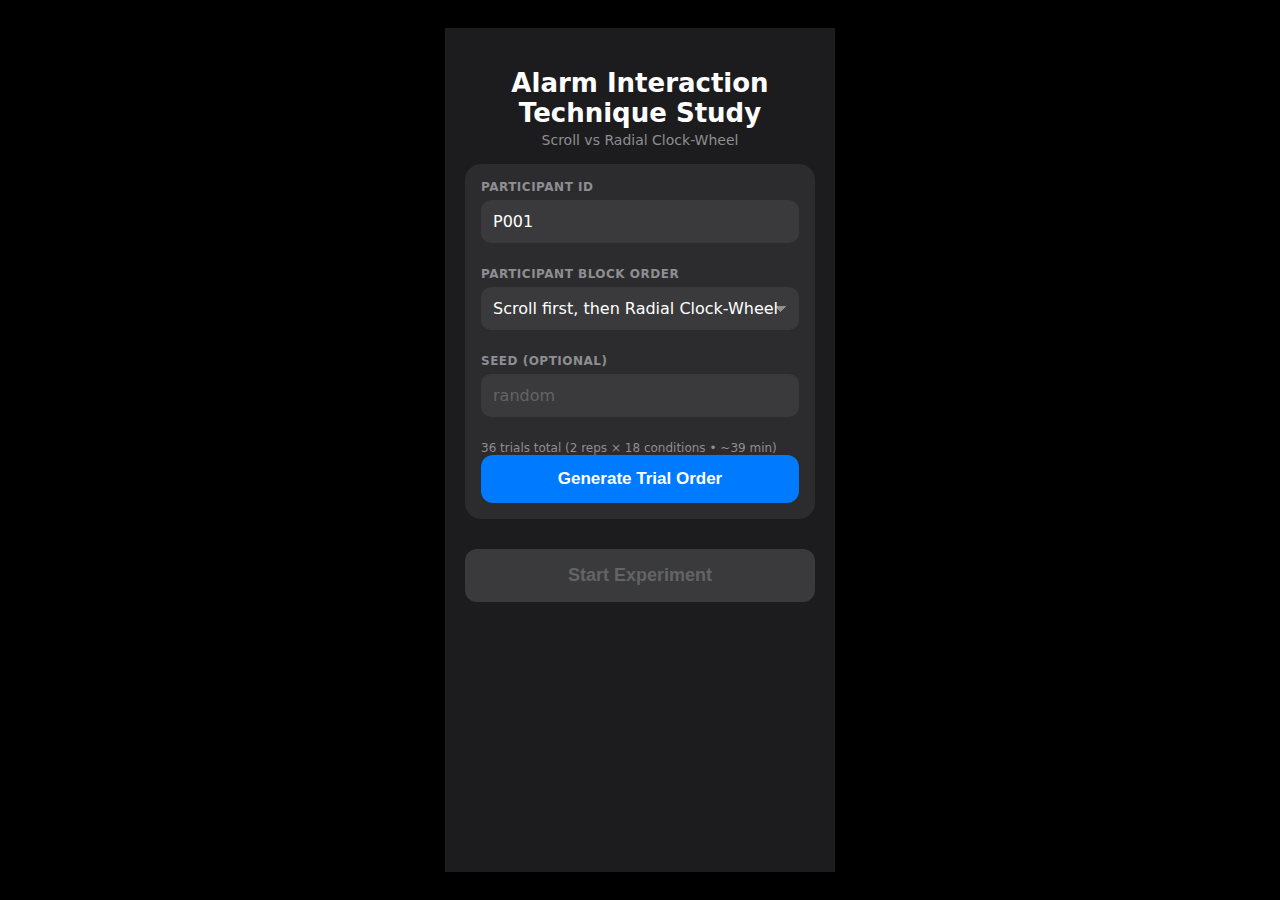
<file: index.html>
<!DOCTYPE html>
<html lang="en">
<head>
<meta charset="utf-8">
<meta name="viewport" content="width=device-width, initial-scale=1, maximum-scale=1, user-scalable=no">
<title>Scroll vs Radial Clock-Wheel – Alarm Study</title>
<style>
  :root { --blue:#007aff; --red:#ff3b30; --green:#34c759; }
  * { box-sizing:border-box; margin:0; padding:0; }
  body {
    font-family:-apple-system,BlinkMacSystemFont,"SF Pro Text",system-ui,sans-serif;
    background:#000;
    display:flex;
    justify-content:center;
    align-items:center;
    min-height:100vh;
    overflow-x:hidden;
  }
  
  .phone {
    width:390px;
    max-width:100vw;
    height:844px;
    max-height:100vh;
    background:#1c1c1e;
    overflow-y:auto;
    overflow-x:hidden;
    color:#f5f5f5;
    position:relative;
  }

  .container { 
    padding:20px;
    width:100%;
  }

  h1 { 
    text-align:center; 
    font-size:26px; 
    font-weight:700; 
    margin:20px 0 6px;
    color:#fff;
  }
  
  h1 small {
    display:block;
    font-weight:400;
    font-size:14px;
    color:#8e8e93;
    margin-top:4px;
    margin-bottom:12px;
  }
  
  .config, #trial-table-container, #results-container {
    background:#2c2c2e; 
    border-radius:16px; 
    padding:16px; 
    margin:16px 0;
  }
  
  label {
    display:block;
    font-size:12px;
    font-weight:600;
    color:#8e8e93;
    margin-bottom:6px;
    text-transform:uppercase;
    letter-spacing:0.5px;
  }
  
  input {
    width:100%;
    padding:12px;
    font-size:16px;
    border:none;
    border-radius:10px;
    margin-bottom:12px;
    background:#3a3a3c;
    color:#fff;
    font-family:inherit;
  }

  select {
    width:100%;
    padding:12px;
    font-size:16px;
    border:none;
    border-radius:10px;
    margin-bottom:12px;
    background:#3a3a3c;
    color:#fff;
    font-family:inherit;
    appearance:none;
    background-image: linear-gradient(45deg, transparent 50%, #8e8e93 50%),
                      linear-gradient(135deg, #8e8e93 50%, transparent 50%);
    background-position: calc(100% - 18px) 50%, calc(100% - 12px) 50%;
    background-size: 6px 6px, 6px 6px;
    background-repeat: no-repeat;
  }

  .config > div {
    margin-bottom:12px;
  }
  
  input::placeholder {
    color:#636366;
  }
  
  button {
    background:var(--blue); 
    color:white; 
    border:none; 
    border-radius:12px;
    padding:14px 24px; 
    font-size:17px; 
    font-weight:600; 
    cursor:pointer;
    width:100%;
  }
  button:disabled { background:#3a3a3c; color:#636366; cursor:not-allowed; }

  table { 
    width:100%; 
    border-collapse:collapse; 
    margin-top:10px;
    font-size:13px;
  }
  th, td { 
    padding:10px 6px; 
    text-align:left; 
    border-bottom:1px solid #3a3a3c;
  }
  th { 
    background:#3a3a3c; 
    font-weight:600;
    font-size:11px;
    text-transform:uppercase;
    letter-spacing:0.5px;
    color:#8e8e93;
  }
  
  td {
    color:#f5f5f5;
  }
  
  #trial-table-container h2,
  #results-container h2 {
    font-size:20px;
    font-weight:600;
    margin-bottom:12px;
    color:#fff;
  }
  
  .start-button-container {
    text-align:center;
    margin:30px 0 40px;
  }
  
  #start {
    font-size:18px;
    padding:16px 40px;
  }
  
  #download-csv {
    margin-top:16px;
    font-size:16px;
    padding:14px 32px;
  }

  #load-results {
    margin-top:10px;
    background:#3a3a3c;
    color:#fff;
  }
</style>
</style>
</head>
<body>

<div class="phone">
  <div class="container">
    <h1>Alarm Interaction Technique Study<br><small>Scroll vs Radial Clock-Wheel</small></h1>

    <div class="config">
      <div>
        <label>Participant ID</label>
        <input id="pid" value="P001">
      </div>
      <div>
        <label>Participant block order</label>
        <select id="block-order">
          <option value="scroll-first">Scroll first, then Radial Clock-Wheel</option>
          <option value="radial-first">Radial Clock-Wheel first, then Scroll</option>
        </select>
      </div>
      <div>
        <label>Seed (optional)</label>
        <input id="seed" placeholder="random">
      </div>
      <p style="font-size:12px; color:#8e8e93; margin-top:8px;">36 trials total (2 reps × 18 conditions • ~39 min)</p>
      <button id="gen">Generate Trial Order</button>
    </div>

    <div id="trial-table-container" style="display:none;">
      <h2>Trial Order</h2>
      <table id="trial-table">
        <thead><tr><th>#</th><th>Tech</th><th>Len</th><th>Pos</th><th>Rep</th></tr></thead>
        <tbody></tbody>
      </table>
    </div>

    <div class="start-button-container">
      <button id="start" disabled>Start Experiment</button>
    </div>

    <div id="results-container" style="display:none;">
      <h2>Results</h2>
      <table id="results-table">
        <thead><tr><th>PID</th><th>Tech</th><th>Len</th><th>Pos</th><th>Rep</th><th>Trial</th><th>Start</th><th>Duration_ms</th><th>Errors</th><th>Mental</th><th>Target</th></tr></thead>
        <tbody></tbody>
      </table>
      <button id="load-results">Load latest results</button>
      <button id="download-csv">Download CSV</button>
    </div>
  </div>
</div>

<script>
const state = { trials: [], idx: 0, results: [], participantId: '' };
const mulberry32 = s => { let a=s>>>0; return()=>(a+=0x6D2B79F5,a^=a>>>15,a=Math.imul(a,a|1),a^=a+Math.imul(a^a>>>7,a|61),((a^a>>>14)>>>0)/4294967296); };

// Generate trials
document.getElementById('gen').onclick = () => {
  const reps = 2; // fixed: 2 reps => 36 trials total
  const seedInput = document.getElementById('seed');
  const seed = seedInput && seedInput.value.trim() !== '' ? +seedInput.value : Math.random() * 4294967295;
  const blockOrder = (document.getElementById('block-order')?.value) || 'scroll-first';
  const rng = mulberry32(seed);

  const conditions = [];
  ['Radial Clock-Wheel','Scroll'].forEach(tech=>[10,20,30].forEach(len=>['Top','Middle','Bottom'].forEach(pos=>conditions.push({tech,len,pos}))));

  const all = [];
  conditions.forEach(c=>{for(let i=1;i<=reps;i++)all.push({...c,rep:i});});

  const blocks = {'Radial Clock-Wheel':[],'Scroll':[]};
  all.forEach(t=>blocks[t.tech].push(t));

  const techOrder = blockOrder === 'scroll-first' ? ['Scroll','Radial Clock-Wheel'] : ['Radial Clock-Wheel','Scroll'];
  const ordered = [];
  techOrder.forEach(tech=>{
    const b = blocks[tech];
    for(let i=b.length-1;i>0;i--){
      const j=Math.floor(rng()*(i+1));
      [b[i],b[j]]=[b[j],b[i]];
    }
    ordered.push(...b);
  });

  state.trials = ordered; 
  state.idx=0; 
  state.results=[];
  state.participantId = document.getElementById('pid').value;
  
  const tbody = document.querySelector('#trial-table tbody');
  tbody.innerHTML=''; 
  state.trials.forEach((t,i)=>{ 
    const tr=document.createElement('tr'); 
    tr.innerHTML=`<td>${i+1}</td><td>${t.tech}</td><td>${t.len}</td><td>${t.pos}</td><td>${t.rep}</td>`; 
    tbody.appendChild(tr); 
  });

  document.getElementById('trial-table-container').style.display='block';
  document.getElementById('start').disabled=false;
  alert(`Generated ${state.trials.length} trials (Rep 1: 18 · Rep 2: 18)`);
};

// Start → redirect to experiment.html with trial data
document.getElementById('start').onclick = () => {
  // Store trial configuration in sessionStorage
  sessionStorage.setItem('experimentTrials', JSON.stringify(state.trials));
  sessionStorage.setItem('participantId', state.participantId);
  
  // Redirect to experiment.html
  window.location.href = 'experiment.html';
};

// Results display
function showResults(){
  const tbody = document.querySelector('#results-table tbody');
  tbody.innerHTML = '';
  
  state.results.forEach(r => {
    const tr = document.createElement('tr');
    tr.innerHTML = `
      <td>${r.participant}</td>
      <td>${r.technique}</td>
      <td>${r.list_length}</td>
      <td>${r.target_position}</td>
      <td>${r.rep}</td>
      <td>${r.trial}</td>
      <td>${r.start_time}</td>
      <td>${r.duration_ms}</td>
      <td>${r.errors}</td>
      <td>${r.mental_effort}</td>
      <td>${r.target_time}</td>
    `;
    tbody.appendChild(tr);
  });
}

function loadStoredResults() {
  const storedSession = JSON.parse(sessionStorage.getItem('experimentResults') || '[]');
  const storedLocal = JSON.parse(localStorage.getItem('experimentResults') || '[]');
  const stored = storedSession.length ? storedSession : storedLocal;
  if (!stored.length) return;
  state.results = stored;
  showResults();
  document.getElementById('results-container').style.display='block';
}

// CSV Download
document.getElementById('download-csv').onclick = () => {
  const headers = ['ParticipantID','Technique','ListLength','TargetPosition','RepNo','TrialNo','StartTime','EndTime','Duration_ms','MentalEffort','ErrorCount','TargetTime'];
  const rows = state.results.map(r => [
    r.participant, r.technique, r.list_length, r.target_position, r.rep, r.trial,
    r.start_time, r.end_time, r.duration_ms, r.mental_effort, r.errors, r.target_time
  ]);
  
  const csv = [headers, ...rows].map(row => row.join(',')).join('\n');
  const blob = new Blob([csv], { type: 'text/csv' });
  const url = URL.createObjectURL(blob);
  const a = document.createElement('a');
  a.href = url;
  a.download = `alarm_study_${state.participantId}_${new Date().toISOString().slice(0,10)}.csv`;
  a.click();
  URL.revokeObjectURL(url);
};

document.getElementById('load-results').onclick = loadStoredResults;

// auto-load stored results on page visit
loadStoredResults();
</script>
</body>
</html>
</file>
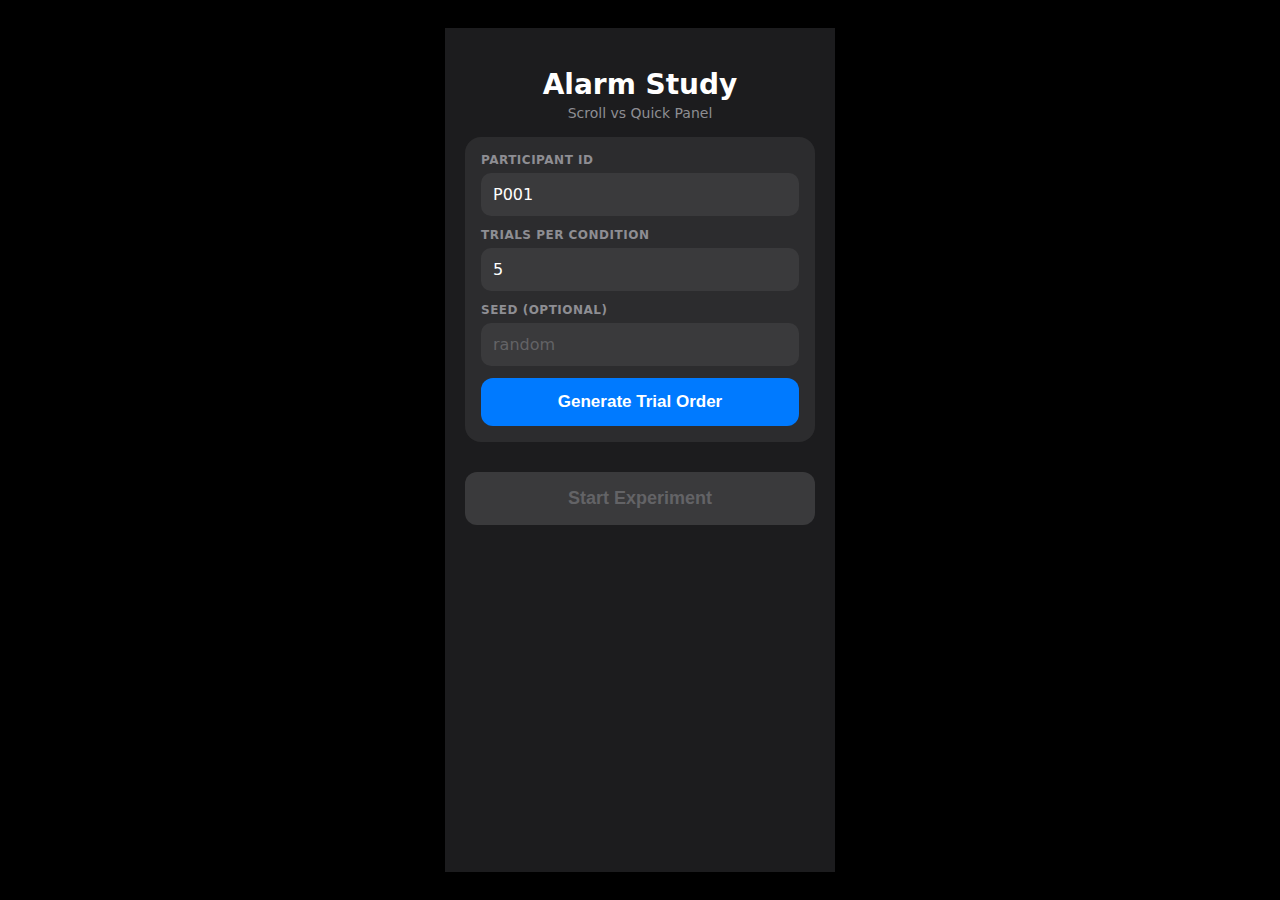
<file: expenvironment.html>
<!DOCTYPE html>
<html lang="en">
<head>
<meta charset="utf-8">
<meta name="viewport" content="width=device-width, initial-scale=1, maximum-scale=1, user-scalable=no">
<title>Scroll vs Quick Panel – Alarm Study</title>
<style>
  :root { --blue:#007aff; --red:#ff3b30; --green:#34c759; }
  * { box-sizing:border-box; margin:0; padding:0; }
  body {
    font-family:-apple-system,BlinkMacSystemFont,"SF Pro Text",system-ui,sans-serif;
    background:#000;
    display:flex;
    justify-content:center;
    align-items:center;
    min-height:100vh;
    overflow-x:hidden;
  }
  
  .phone {
    width:390px;
    max-width:100vw;
    height:844px;
    max-height:100vh;
    background:#1c1c1e;
    overflow-y:auto;
    overflow-x:hidden;
    color:#f5f5f5;
    position:relative;
  }

  .container { 
    padding:20px;
    width:100%;
  }

  h1 { 
    text-align:center; 
    font-size:28px; 
    font-weight:700; 
    margin:20px 0 8px;
    color:#fff;
  }
  
  h1 small {
    display:block;
    font-weight:400;
    font-size:14px;
    color:#8e8e93;
    margin-top:4px;
  }
  
  .config, #trial-table-container, #results-container {
    background:#2c2c2e; 
    border-radius:16px; 
    padding:16px; 
    margin:16px 0;
  }
  
  label {
    display:block;
    font-size:12px;
    font-weight:600;
    color:#8e8e93;
    margin-bottom:6px;
    text-transform:uppercase;
    letter-spacing:0.5px;
  }
  
  input {
    width:100%;
    padding:12px;
    font-size:16px;
    border:none;
    border-radius:10px;
    margin-bottom:12px;
    background:#3a3a3c;
    color:#fff;
    font-family:inherit;
  }
  
  input::placeholder {
    color:#636366;
  }
  
  button {
    background:var(--blue); 
    color:white; 
    border:none; 
    border-radius:12px;
    padding:14px 24px; 
    font-size:17px; 
    font-weight:600; 
    cursor:pointer;
    width:100%;
  }
  button:disabled { background:#3a3a3c; color:#636366; cursor:not-allowed; }

  table { 
    width:100%; 
    border-collapse:collapse; 
    margin-top:10px;
    font-size:13px;
  }
  th, td { 
    padding:10px 6px; 
    text-align:left; 
    border-bottom:1px solid #3a3a3c;
  }
  th { 
    background:#3a3a3c; 
    font-weight:600;
    font-size:11px;
    text-transform:uppercase;
    letter-spacing:0.5px;
    color:#8e8e93;
  }
  
  td {
    color:#f5f5f5;
  }
  
  #trial-table-container h2,
  #results-container h2 {
    font-size:20px;
    font-weight:600;
    margin-bottom:12px;
    color:#fff;
  }
  
  .start-button-container {
    text-align:center;
    margin:30px 0 40px;
  }
  
  #start {
    font-size:18px;
    padding:16px 40px;
  }
  
  #download-csv {
    margin-top:16px;
    font-size:16px;
    padding:14px 32px;
  }
</style>
</style>
</head>
<body>

<div class="phone">
  <div class="container">
    <h1>Alarm Study<br><small>Scroll vs Quick Panel</small></h1>

    <div class="config">
      <div>
        <label>Participant ID</label>
        <input id="pid" value="P001">
      </div>
      <div>
        <label>Trials per condition</label>
        <input id="reps" type="number" value="5" min="1">
      </div>
      <div>
        <label>Seed (optional)</label>
        <input id="seed" placeholder="random">
      </div>
      <button id="gen">Generate Trial Order</button>
    </div>

    <div id="trial-table-container" style="display:none;">
      <h2>Trial Order</h2>
      <table id="trial-table">
        <thead><tr><th>#</th><th>Tech</th><th>Len</th><th>Pos</th><th>Rep</th></tr></thead>
        <tbody></tbody>
      </table>
    </div>

    <div class="start-button-container">
      <button id="start" disabled>Start Experiment</button>
    </div>

    <div id="results-container" style="display:none;">
      <h2>Results</h2>
      <table id="results-table">
        <thead><tr><th>PID</th><th>Trial</th><th>Tech</th><th>Len</th><th>Pos</th><th>Rep</th><th>Time(ms)</th><th>Errors</th><th>Mental</th><th>Target</th></tr></thead>
        <tbody></tbody>
      </table>
      <button id="download-csv">Download CSV</button>
    </div>
  </div>
</div>

<script>
const state = { trials: [], idx: 0, results: [], participantId: '' };
const mulberry32 = s => { let a=s>>>0; return()=>(a+=0x6D2B79F5,a^=a>>>15,a=Math.imul(a,a|1),a^=a+Math.imul(a^a>>>7,a|61),((a^a>>>14)>>>0)/4294967296); };

// Generate trials
document.getElementById('gen').onclick = () => {
  const reps = parseInt(document.getElementById('reps').value)||1;
  const seed = document.getElementById('seed').value.trim()==='' ? Math.random()*4294967295 : +document.getElementById('seed').value;
  const rng = mulberry32(seed);

  const conditions = [];
  ['Quick Panel','Scroll'].forEach(tech=>[10,20,30].forEach(len=>['Top','Middle','Bottom'].forEach(pos=>conditions.push({tech,len,pos}))));

  const all = [];
  conditions.forEach(c=>{for(let i=1;i<=reps;i++)all.push({...c,rep:i});});

  const blocks = {'Quick Panel':[],'Scroll':[]};
  all.forEach(t=>blocks[t.tech].push(t));

  const ordered = [];
  ['Quick Panel','Scroll'].forEach(tech=>{
    const b = blocks[tech];
    for(let i=b.length-1;i>0;i--){
      const j=Math.floor(rng()*(i+1));
      [b[i],b[j]]=[b[j],b[i]];
    }
    ordered.push(...b);
  });

  state.trials = ordered; 
  state.idx=0; 
  state.results=[];
  state.participantId = document.getElementById('pid').value;
  
  const tbody = document.querySelector('#trial-table tbody');
  tbody.innerHTML=''; 
  state.trials.forEach((t,i)=>{ 
    const tr=document.createElement('tr'); 
    tr.innerHTML=`<td>${i+1}</td><td>${t.tech}</td><td>${t.len}</td><td>${t.pos}</td><td>${t.rep}</td>`; 
    tbody.appendChild(tr); 
  });

  document.getElementById('trial-table-container').style.display='block';
  document.getElementById('start').disabled=false;
  alert(`Generated ${state.trials.length} trials`);
};

// Start → redirect to experiment.html with trial data
document.getElementById('start').onclick = () => {
  // Store trial configuration in sessionStorage
  sessionStorage.setItem('experimentTrials', JSON.stringify(state.trials));
  sessionStorage.setItem('participantId', state.participantId);
  
  // Redirect to experiment.html
  window.location.href = 'experiment.html';
};

// Results display
function showResults(){
  const tbody = document.querySelector('#results-table tbody');
  tbody.innerHTML = '';
  
  state.results.forEach(r => {
    const tr = document.createElement('tr');
    tr.innerHTML = `
      <td>${r.participant}</td>
      <td>${r.trial}</td>
      <td>${r.technique}</td>
      <td>${r.list_length}</td>
      <td>${r.target_position}</td>
      <td>${r.rep}</td>
      <td>${r.completion_time_ms}</td>
      <td>${r.errors}</td>
      <td>${r.mental_effort}</td>
      <td>${r.target_time}</td>
    `;
    tbody.appendChild(tr);
  });
}

// CSV Download
document.getElementById('download-csv').onclick = () => {
  const headers = ['Participant_ID','Trial','Technique','List_Length','Target_Position','Rep','Completion_Time_ms','Errors','Mental_Effort','Target_Time'];
  const rows = state.results.map(r => [
    r.participant, r.trial, r.technique, r.list_length, r.target_position, r.rep,
    r.completion_time_ms, r.errors, r.mental_effort, r.target_time
  ]);
  
  const csv = [headers, ...rows].map(row => row.join(',')).join('\n');
  const blob = new Blob([csv], { type: 'text/csv' });
  const url = URL.createObjectURL(blob);
  const a = document.createElement('a');
  a.href = url;
  a.download = `alarm_study_${state.participantId}_${new Date().toISOString().slice(0,10)}.csv`;
  a.click();
  URL.revokeObjectURL(url);
};
</script>
</body>
</html>
</file>
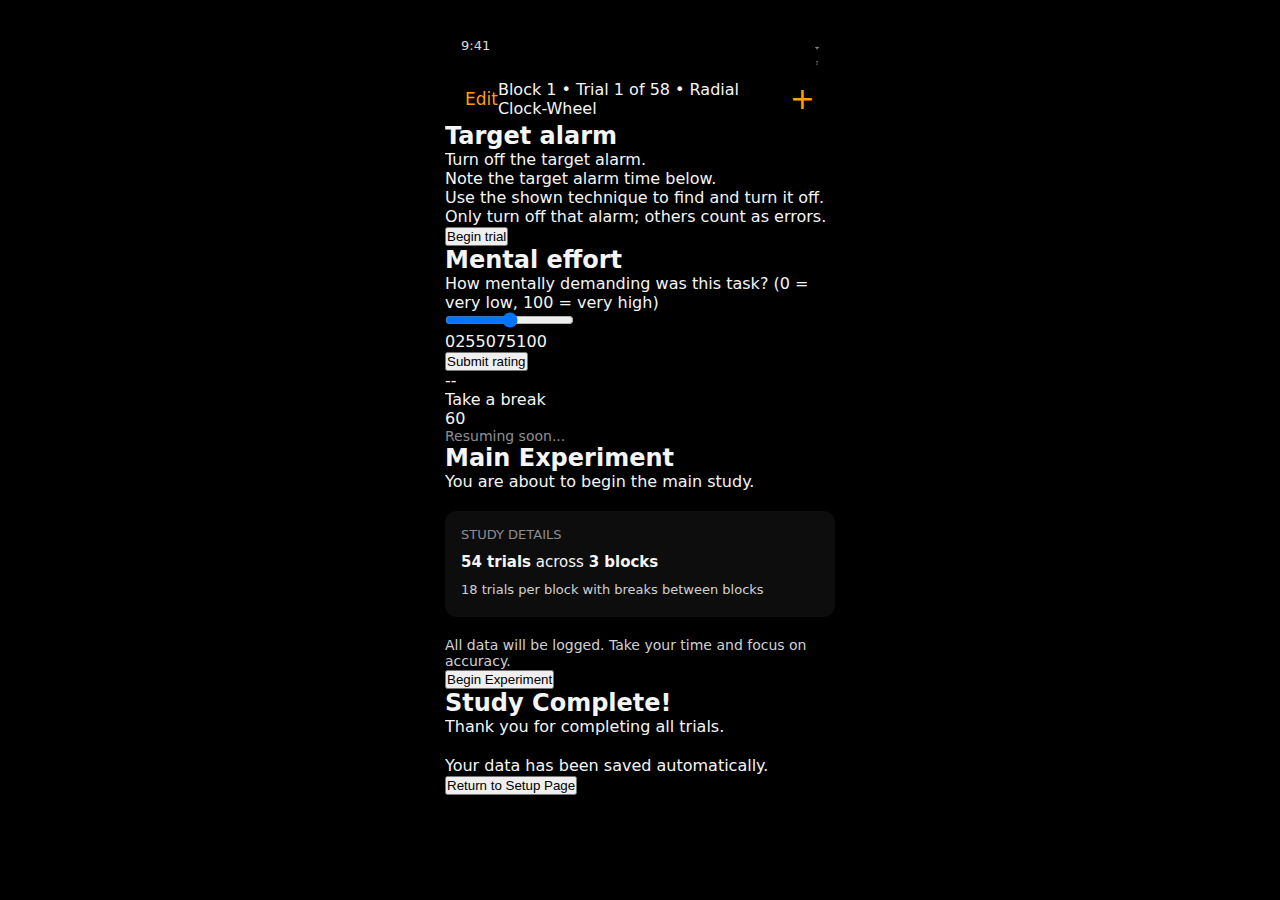
<file: experiment.html>
<!DOCTYPE html>
<html lang="en">
<head>
  <meta charset="UTF-8" />
  <title>Alarm Dial Navigation Experiment</title>
  <meta name="viewport" content="width=device-width, initial-scale=1.0" />
  <link rel="stylesheet" href="styles.css" />
</head>
<body>
  <div class="phone">
    <div class="status-bar">
      <div class="status-time">9:41</div>
      <div class="status-right">
        <svg class="status-icon" viewBox="0 0 24 24" fill="currentColor"><path d="M1 9l2 2c4.97-4.97 13.03-4.97 18 0l2-2C16.93 2.93 7.08 2.93 1 9zm8 8l3 3 3-3c-1.65-1.66-4.34-1.66-6 0zm-4-4l2 2c2.76-2.76 7.24-2.76 10 0l2-2C15.14 9.14 8.87 9.14 5 13z"/></svg>
        <svg class="status-icon" viewBox="0 0 24 24" fill="currentColor"><path d="M15.67 4H14V2h-4v2H8.33C7.6 4 7 4.6 7 5.33v15.34C7 21.4 7.6 22 8.33 22h7.34c.73 0 1.33-.6 1.33-1.33V5.33C19 4.6 18.4 4 17.67 4zm.33 16H8V6h8v14z"/></svg>
      </div>
    </div>

    <div class="header">
      <div class="header-left">Edit</div>
      <div class="header-subtitle" id="header-subtitle">Block 1 • Trial 1 of 58 • Radial Clock-Wheel</div>
      <div class="header-plus">+</div>
    </div>

    <div class="alarms-scroll" id="alarmsScroll"></div>

    <div class="dial-container">
      <div class="dial" id="dial">
        <div class="dial-am-label">
          <svg class="label-icon" viewBox="0 0 24 24" fill="none" stroke="currentColor" stroke-width="2">
            <circle cx="12" cy="12" r="5"></circle>
            <line x1="12" y1="1" x2="12" y2="3"></line>
            <line x1="12" y1="21" x2="12" y2="23"></line>
            <line x1="4.22" y1="4.22" x2="5.64" y2="5.64"></line>
            <line x1="18.36" y1="18.36" x2="19.78" y2="19.78"></line>
            <line x1="1" y1="12" x2="3" y2="12"></line>
            <line x1="21" y1="12" x2="23" y2="12"></line>
            <line x1="4.22" y1="19.78" x2="5.64" y2="18.36"></line>
            <line x1="18.36" y1="5.64" x2="19.78" y2="4.22"></line>
          </svg>
          AM
        </div>
        <div class="dial-pm-label">
          <svg class="label-icon" viewBox="0 0 24 24" fill="none" stroke="currentColor" stroke-width="2">
            <path d="M21 12.79A9 9 0 1 1 11.21 3 7 7 0 0 0 21 12.79z"></path>
          </svg>
          PM
        </div>
      </div>
      <div class="dial-pointer"></div>
    </div>

    <div id="trial-modal" class="trial-modal hidden">
      <div class="trial-modal-content">
        <h2 id="modal-title">Target alarm</h2>
        <p id="modal-body">Turn off the target alarm.</p>
        <ul class="modal-steps">
          <li>Note the target alarm time below.</li>
          <li>Use the shown technique to find and turn it off.</li>
          <li>Only turn off that alarm; others count as errors.</li>
        </ul>
        <button id="modal-start" class="pill-btn">Begin trial</button>
      </div>
    </div>

    <div id="effort-modal" class="trial-modal hidden">
      <div class="trial-modal-content">
        <h2>Mental effort</h2>
        <p>How mentally demanding was this task? (0 = very low, 100 = very high)</p>
        <input id="effort-slider" type="range" min="0" max="100" value="50" />
        <div class="slider-labels">
          <span>0</span><span>25</span><span>50</span><span>75</span><span>100</span>
        </div>
        <button id="effort-submit" class="pill-btn">Submit rating</button>
      </div>
    </div>
    
    <!-- Timer Display -->
    <div class="timer-display hidden" id="timer-display">--</div>
    
    <!-- Break Overlay -->
    <div class="break-overlay hidden" id="break-overlay">
      <div>Take a break</div>
      <div class="break-countdown" id="break-countdown">60</div>
      <div style="font-size: 14px; color: #8e8e93;">Resuming soon...</div>
    </div>
    
    <!-- Intro Modal -->
    <div id="intro-modal" class="trial-modal">
      <div class="trial-modal-content">
        <h2>Main Experiment</h2>
        <p style="margin-bottom: 20px;">You are about to begin the main study.</p>
        <div style="background: rgba(255,255,255,0.05); padding: 16px; border-radius: 12px; margin-bottom: 20px;">
          <div style="font-size: 13px; color: #8e8e93; margin-bottom: 8px;">STUDY DETAILS</div>
          <div style="font-size: 15px; line-height: 1.6;">
            <div><strong>54 trials</strong> across <strong>3 blocks</strong></div>
            <div style="margin-top: 6px; font-size: 13px; color: #d1d1d1;">18 trials per block with breaks between blocks</div>
          </div>
        </div>
        <p style="font-size: 14px; color: #d1d1d1;">All data will be logged. Take your time and focus on accuracy.</p>
        <button id="intro-start" class="pill-btn">Begin Experiment</button>
      </div>
    </div>
    
    <!-- Post-Experiment Screen -->
    <div id="post-screen" class="trial-modal hidden">
      <div class="trial-modal-content">
        <h2>Study Complete!</h2>
        <p>Thank you for completing all trials.</p>
        <p style="margin-top: 20px;">Your data has been saved automatically.</p>
        <button id="return-home" class="pill-btn">Return to Setup Page</button>
      </div>
    </div>
  </div>

  <script src="script.js"></script>
  <script>
  (() => {
    // ============ CONFIG ============
    const SHEET_URL = 'https://script.google.com/macros/s/AKfycbxM9ao9piJcGtvbph5AT_L0s65cDIkCssn0iWEDLHrF2TvLt2JI9cgle8ELBochlhji/exec';

    // ============ STATE ============
    const store = {
      trials: JSON.parse(sessionStorage.getItem('experimentTrials') || '[]'),
      pid: sessionStorage.getItem('participantId') || 'P000',
      results: JSON.parse(sessionStorage.getItem('experimentResults') || JSON.parse(localStorage.getItem('experimentResults') || '[]')),
      idx: 0,
      trial: null,
      target: null,
      errors: 0,
      active: false,
      startTime: 0,
      pending: null,
      timerInterval: null,
      breakInterval: null,
      timedOut: false
    };

    if (!store.trials.length) {
      store.trials = [
        { tech: 'Radial Clock-Wheel', len: 10, pos: 'Top', rep: 1 },
        { tech: 'Scroll', len: 10, pos: 'Bottom', rep: 1 }
      ];
    }

    // ============ ALARM POOL ============
    const alarms = (() => {
      const pool = [];
      const labs = [
        'Wake up',      // 0 (12 AM)
        'Night shift',  // 1 AM
        'Early gym',    // 2 AM
        'Airport',      // 3 AM
        'Baking',       // 4 AM
        'Morning run',  // 5 AM
        'Meditation',   // 6 AM
        'Breakfast',    // 7 AM
        'Work start',   // 8 AM
        'Meeting',      // 9 AM
        'Coffee break', // 10 AM
        'Team standup', // 11 AM
        'Lunch',        // 12 PM
        'Appointment',  // 1 PM
        'Project review', // 2 PM
        'Call client',  // 3 PM
        'Gym class',    // 4 PM
        'Pick up kids', // 5 PM
        'Dinner prep',  // 6 PM
        'Dinner',       // 7 PM
        'Walk dog',     // 8 PM
        'TV show',      // 9 PM
        'Read',         // 10 PM
        'Bedtime'       // 11 PM
      ];
      const minutes = [0, 30];
      
      for (let h = 0; h < 24; h++) {
        const min = minutes[Math.floor(Math.random() * minutes.length)];
        pool.push({ h, min, label: labs[h] });
      }
      return pool;
    })();

    // Build alarms for current trial and refresh dial
    function buildAlarmList(trial, targetIdx) {
      const list = alarms.slice(0, trial.len);
      
      console.log('🔨 buildAlarmList called:', {
        trialLen: trial.len,
        listLen: list.length,
        targetIdx,
        scrollElement: dom.scroll,
        scrollExists: !!dom.scroll
      });
      
      if (!dom.scroll) {
        console.error('❌ dom.scroll is null or undefined!');
        return;
      }
      
      dom.scroll.innerHTML = '';
      
      // Randomly turn on 30-50% of alarms (not including target)
      const numOn = Math.floor(trial.len * (0.3 + Math.random() * 0.2));
      const onIndices = new Set();
      while (onIndices.size < numOn) {
        const randomIdx = Math.floor(Math.random() * trial.len);
        if (randomIdx !== targetIdx) {
          onIndices.add(randomIdx);
        }
      }

      list.forEach((a, i) => {
        const { time, ap } = fmt.time(a);
        const isTarget = i === targetIdx;
        const isOn = isTarget || onIndices.has(i);
        const row = document.createElement('div');
        row.className = 'alarm-row'; // No special highlighting for target
        row.dataset.h = a.h;
        row.innerHTML = `
          <div class="alarm-left">
            <div><span class="alarm-time">${time}</span><span class="alarm-am">${ap}</span></div>
            <div class="alarm-label">${a.label}</div>
          </div>
          <div class="switch${isOn ? '' : ' off'}"><div class="switch-knob"></div></div>
        `;
        dom.scroll.appendChild(row);
      });

      const rowCount = document.querySelectorAll('.alarm-row').length;
      console.log('✅ Built alarm list - rows created:', rowCount);
      if (rowCount === 0) {
        console.error('❌ Alarm list build failed; not proceeding');
        return;
      }

      if (window.alarmDial) {
        window.alarmDial.refresh();
      }
    }

    // ============ UTILS ============
    const fmt = {
      time: (a) => {
        const h12 = a.h === 0 ? 12 : a.h > 12 ? a.h - 12 : a.h;
        const ap = a.h < 12 ? 'AM' : 'PM';
        const minStr = (a.min || a.m || 0).toString().padStart(2, '0');
        return { time: `${h12}:${minStr}`, ap, full: `${h12}:${minStr} ${ap}`, h: a.h };
      },
      target: (pos, len) => pos === 'Top' ? 0 : pos === 'Bottom' ? Math.max(len - 1, 0) : Math.floor(len / 2)
    };

    // ============ DOM ============
    const dom = {
      scroll: document.getElementById('alarmsScroll'),
      dial: document.querySelector('.dial-container'),
      modal: document.getElementById('trial-modal'),
      mTitle: document.getElementById('modal-title'),
      mBody: document.getElementById('modal-body'),
      mStart: document.getElementById('modal-start'),
      effort: document.getElementById('effort-modal'),
      slider: document.getElementById('effort-slider'),
      submit: document.getElementById('effort-submit'),
      timerDisplay: document.getElementById('timer-display'),
      breakOverlay: document.getElementById('break-overlay'),
      breakCountdown: document.getElementById('break-countdown'),
      introModal: document.getElementById('intro-modal'),
      introStart: document.getElementById('intro-start'),
      post: document.getElementById('post-screen'),
      returnHome: document.getElementById('return-home')
    };
    
    // Alias for backwards compatibility
    dom.next = dom.submit;
    dom.note = document.querySelector('.footer-note') || { textContent: '' };
    
    // Intro modal handler
    dom.introStart.onclick = () => {
      dom.introModal.classList.add('hidden');
      renderTrial();
    };

    // ============ TIMER & BREAK UTILITIES ============
    function startTimer() {
      const TIMEOUT_MS = 30000; // 30 seconds
      store.timedOut = false;
      store.startTime = performance.now();
      
      if (store.timerInterval) clearInterval(store.timerInterval);
      
      store.timerInterval = setInterval(() => {
        const elapsed = Math.round((performance.now() - store.startTime) / 1000);
        const remaining = Math.max(0, 30 - elapsed);
        
        if (dom.timerDisplay) {
          dom.timerDisplay.classList.remove('hidden');
          dom.timerDisplay.textContent = remaining + 's';
          dom.timerDisplay.classList.remove('warning', 'timeout');
          
          if (remaining <= 5 && remaining > 0) {
            dom.timerDisplay.classList.add('warning');
          } else if (remaining === 0) {
            dom.timerDisplay.classList.add('timeout');
          }
        }
        
        // Hard timeout at 30s
        if (elapsed >= 30) {
          clearInterval(store.timerInterval);
          store.timedOut = true;
          console.log('Trial timed out at 30s');
          
          // Force trial end
          store.active = false;
          dom.modal.classList.add('hidden');
          store.errors += 1; // Count as error if still active
          setTimeout(finalizeTrial, 100);
        }
      }, 100);
    }
    
    function stopTimer() {
      if (store.timerInterval) {
        clearInterval(store.timerInterval);
        store.timerInterval = null;
      }
      if (dom.timerDisplay) {
        dom.timerDisplay.classList.add('hidden');
      }
    }
    
    function showBreak(durationSec, isBlockBreak = false) {
      return new Promise(resolve => {
        const label = isBlockBreak ? `Take a ${durationSec}s break` : 'Trial complete';
        if (dom.breakOverlay) {
          dom.breakOverlay.classList.remove('hidden');
          dom.breakOverlay.innerHTML = `
            <div>${isBlockBreak ? 'Take a break' : 'Brief pause'}</div>
            <div class="break-countdown" id="break-countdown">${durationSec}</div>
            <div style="font-size: 14px; color: #8e8e93;">Resuming soon...</div>
          `;
        }
        
        let remaining = durationSec;
        if (store.breakInterval) clearInterval(store.breakInterval);
        
        store.breakInterval = setInterval(() => {
          remaining--;
          const countdown = document.getElementById('break-countdown');
          if (countdown) countdown.textContent = remaining;
          
          if (remaining <= 0) {
            clearInterval(store.breakInterval);
            if (dom.breakOverlay) dom.breakOverlay.classList.add('hidden');
            resolve();
          }
        }, 1000);
      });
    }

    // ============ RENDER ============
    function renderTrial() {
      console.log(`▶ Starting trial ${store.idx + 1}/${store.trials.length}`);
      
      if (store.idx >= store.trials.length) {
        return showPostQuestionnaire();
      }

      store.trial = store.trials[store.idx];
      
      // All trials in experiment.html are logged trials
      console.log(`  📊 Block ${store.trial.blockNo}, Trial ${store.trial.trialNo} of 54`);
      console.log(`  Technique: ${store.trial.tech}, Len: ${store.trial.len}, Pos: ${store.trial.pos}`);
      
      const list = alarms.slice(0, store.trial.len);
      const tIdx = fmt.target(store.trial.pos, list.length);
      store.target = list[tIdx];
      store.errors = 0;
      store.active = false;
      store.pending = null;

      // Update header subtitle with block and trial info
      if (document.getElementById('header-subtitle')) {
        document.getElementById('header-subtitle').textContent = `Block ${store.trial.blockNo} • Trial ${store.idx + 1} of ${store.trials.length} • ${store.trial.tech}`;
      }

      buildAlarmList(store.trial, tIdx);

      const useDial = store.trial.tech === 'Radial Clock-Wheel';
      console.log('  Dial:', useDial ? 'VISIBLE' : 'HIDDEN');
      dom.dial.style.display = useDial ? 'block' : 'none';
      if (window.alarmDial) {
        window.alarmDial.setActive(useDial);
      }

      const t = fmt.time(store.target);
      dom.mTitle.textContent = `Target alarm: ${t.full}`;
      dom.mBody.textContent = `Technique: ${store.trial.tech}. Position: ${store.trial.pos}. Turn off this alarm when the trial starts.`;
      dom.modal.classList.remove('hidden');

      dom.submit.disabled = true;
      dom.submit.textContent = 'Submit rating';
    }
    
    function showPostQuestionnaire() {
      console.log('✅ All trials complete!');
      // Hide trial UI
      dom.modal.classList.add('hidden');
      dom.effort.classList.add('hidden');
      dom.dial.style.display = 'none';
      document.getElementById('alarmsScroll').style.display = 'none';
      
      // Show post-experiment screen
      const postScreen = document.getElementById('post-screen');
      if (postScreen) {
        postScreen.classList.remove('hidden');
      }
    }

    // ============ EVENTS ============
    dom.mStart.onclick = () => {
      dom.modal.classList.add('hidden');
      store.active = true;
      store.trialStartIso = new Date().toISOString(); // Capture ISO timestamp at start
      startTimer(); // Start 30s countdown
    };

    dom.scroll.addEventListener('click', (e) => {
      const sw = e.target.closest('.switch');
      if (!sw || !store.active) return;

      const row = sw.closest('.alarm-row');
      const isTarget = row?.classList.contains('target-row');
      const wasOff = sw.classList.contains('off');

      sw.classList.toggle('off');

      if (isTarget && wasOff) {
        store.active = false;
        const ms = Math.round(performance.now() - store.startTime);
        const endIso = new Date().toISOString();
        const t = fmt.time(store.target);

        store.pending = {
          participantId: store.pid,
          technique: store.trial.tech,
          listLength: store.trial.len,
          targetPosition: store.trial.pos,
          blockNo: store.trial.blockNo,
          trialNo: store.trial.trialNo,
          startTime: store.trialStartIso,
          endTime: endIso,
          durationMs: ms,
          errorCount: store.errors,
          mentalEffort: null,
          targetTime: t.full,
          isPractice: store.trial.isPractice || false
        };

        dom.slider.value = 50;
        dom.effort.classList.remove('hidden');
      } else if (!isTarget && wasOff) {
        store.errors += 1;
      }
    });

    dom.submit.onclick = async () => {
      // If in effort mode, submit effort and show next button
      if (dom.effort.classList.contains('hidden') === false) {
        if (!store.pending) return;

        store.pending.mentalEffort = parseInt(dom.slider.value, 10);
        
        // Only log non-practice trials
        if (!store.pending.isPractice) {
          store.results.push(store.pending);
          const s = JSON.stringify(store.results);
          sessionStorage.setItem('experimentResults', s);
          localStorage.setItem('experimentResults', s);
        } else {
          console.log('Practice trial completed (not logged):', store.pending);
        }

        console.log('Result schema:', store.pending);
        
        // Only post to sheet if logged trial
        if (!store.pending.isPractice) {
          post(store.pending);
        }

        // Hide effort modal and prepare button for next trial
        dom.effort.classList.add('hidden');
        dom.submit.textContent = 'Next trial';
        dom.submit.id = 'next-trial-btn';
        return;
      }
      
      // If we reach here, it's the "Next trial" button
      dom.submit.disabled = true;
      
      // 3s inter-trial break
      await showBreak(3, false);
      
      store.idx += 1;
      
      // Check for block break (after trials 18 and 36)
      const isBlockComplete = store.idx === 18 || store.idx === 36; // After first and second block
      if (isBlockComplete && store.idx < store.trials.length) {
        console.log(`🎯 Block complete! Taking 60s break before Block ${store.trials[store.idx].blockNo}`);
        await showBreak(60, true); // 1-minute block break
      }
      
      // Reset button for next trial
      dom.submit.textContent = 'Submit rating';
      dom.submit.id = 'effort-submit';
      
      // Advance to next trial
      renderTrial();
    };

    function finalizeTrial() {
      stopTimer();
      store.active = false;
      dom.modal.classList.add('hidden');
      dom.effort.classList.remove('hidden');
      dom.submit.disabled = false;
    }

    // ============ SHEET ============
    async function post(row) {
      if (!SHEET_URL.startsWith('http')) return;
      dom.note.textContent = 'Saving…';
      try {
        const r = await fetch(SHEET_URL, {
          method: 'POST',
          headers: { 'Content-Type': 'application/json' },
          body: JSON.stringify(row)
        });
        if (!r.ok) throw new Error(`${r.status}`);
        dom.note.textContent = 'Saved to Sheet';
        setTimeout(() => { dom.note.textContent = 'Finish the trial, rate effort, then tap Next.'; }, 1800);
      } catch (e) {
        console.error('Sheet error:', e);
        dom.note.textContent = 'Save failed (kept locally)';
        setTimeout(() => { dom.note.textContent = 'Finish the trial, rate effort, then tap Next.'; }, 2500);
      }
    }

    // ============ FINISH ============
    function done() {
      dom.submit.disabled = true;
      dom.submit.textContent = 'All trials completed';
      alert('All trials completed. Return to the setup page to configure a new order.');
    }

    // ============ EXPORT ============
    document.addEventListener('keydown', (e) => {
      if (!e.altKey) return;
      if (e.key === 'E') exp('csv');
      if (e.key === 'J') exp('json');
    });

    function exp(fmt) {
      let content, name, type;
      if (fmt === 'csv') {
        const h = ['ParticipantID','Technique','ListLength','TargetPosition','BlockNo','TrialNo','StartTime','EndTime','Duration_ms','MentalEffort','ErrorCount','TargetTime'];
        const b = store.results.map(r => [r.participantId,r.technique,r.listLength,r.targetPosition,r.blockNo,r.trialNo,r.startTime,r.endTime,r.durationMs,r.mentalEffort ?? '',r.errorCount,r.targetTime]);
        content = [h, ...b].map(r => r.join(',')).join('\n');
        name = 'results.csv';
        type = 'text/csv';
      } else {
        content = JSON.stringify(store.results, null, 2);
        name = 'results.json';
        type = 'application/json';
      }
      const blob = new Blob([content], { type });
      const url = URL.createObjectURL(blob);
      const a = document.createElement('a');
      a.href = url;
      a.download = name;
      a.click();
      URL.revokeObjectURL(url);
    }

    // ============ INIT ============
    console.log('🔍 Checking sessionStorage for trials...');
    console.log('  experimentTrials:', sessionStorage.getItem('experimentTrials') ? 'Found' : 'Missing');
    console.log('  participantId:', sessionStorage.getItem('participantId') || 'Missing');
    
    if (store.trials.length === 0) {
      alert('No trials found. Please return to index.html and generate trials first.');
      console.error('❌ No trials in sessionStorage');
      window.location.href = 'index.html';
      return;
    }
    
    // Count trials
    const trialCount = store.trials.length;
    console.log('═══════════════════════════════════════════════');
    console.log('🧪 ALARM INTERACTION STUDY - MAIN EXPERIMENT');
    console.log('═══════════════════════════════════════════════');
    console.log(`✓ Loaded ${trialCount} logged trials (3 blocks × 18)`);
    console.log(`✓ Participant: ${store.pid}`);
    console.log(`✓ First trial:`, store.trials[0]);
    console.log('═══════════════════════════════════════════════');
    console.log('📋 SEQUENCE:');
    console.log('  1. Block 1 (18 trials)');
    console.log('  2. Block 2 (18 trials)');
    console.log('  3. Block 3 (18 trials)');
    console.log('═══════════════════════════════════════════════');
    
    // Set up post-experiment return button
    const returnBtn = document.getElementById('return-home');
    if (returnBtn) {
      returnBtn.onclick = () => {
        window.location.href = 'index.html';
      };
    }
    
    // Start main experiment immediately
    console.log('🚀 Starting main experiment...\n');
    
    // Show intro modal first
    dom.introStart.onclick = () => {
      dom.introModal.classList.add('hidden');
      renderTrial();
    };

    // ✓ VERIFICATION: 3-block factorial design
    console.log('✓ 3-Block Factorial Design loaded');
    console.log('✓ Trials:', practiceCount, 'practice (not logged) +', loggedCount, 'logged = ', store.trials.length, 'total');
    console.log('✓ Participant:', store.pid);
    console.log('✓ Design: 3 blocks × 18 conditions (2 techniques × 3 lengths × 3 positions)');
    console.log('✓ Schema: ParticipantID, Technique, ListLength, TargetPosition, BlockNo, TrialNo, StartTime, EndTime, Duration_ms, MentalEffort, ErrorCount, TargetTime');
    console.log('✓ Export shortcuts: Alt+E (CSV) | Alt+J (JSON)');
  })();
  </script>
</body>
</html>
</file>
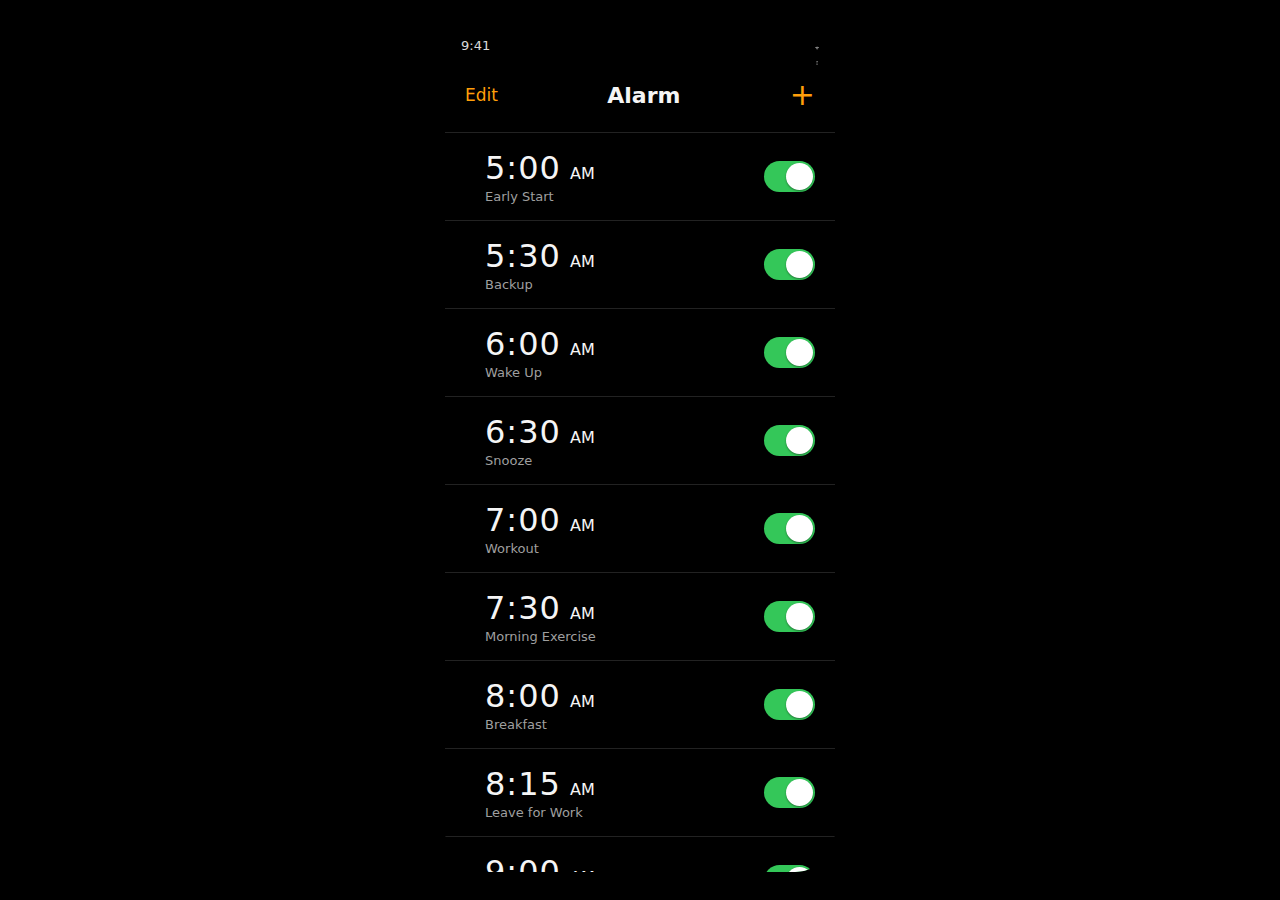
<file: index-old.html>
<!DOCTYPE html>
<html lang="en">
<head>
  <meta charset="UTF-8" />
  <title>Alarm Dial Navigation Experiment</title>
  <meta name="viewport" content="width=device-width, initial-scale=1.0" />
  <link rel="stylesheet" href="styles.css" />
</head>
<body>
  <div class="phone">
    <div class="status-bar">
      <div class="status-time">9:41</div>
      <div class="status-right">
        <svg class="status-icon" viewBox="0 0 24 24" fill="currentColor"><path d="M1 9l2 2c4.97-4.97 13.03-4.97 18 0l2-2C16.93 2.93 7.08 2.93 1 9zm8 8l3 3 3-3c-1.65-1.66-4.34-1.66-6 0zm-4-4l2 2c2.76-2.76 7.24-2.76 10 0l2-2C15.14 9.14 8.87 9.14 5 13z"/></svg>
        <svg class="status-icon" viewBox="0 0 24 24" fill="currentColor"><path d="M15.67 4H14V2h-4v2H8.33C7.6 4 7 4.6 7 5.33v15.34C7 21.4 7.6 22 8.33 22h7.34c.73 0 1.33-.6 1.33-1.33V5.33C19 4.6 18.4 4 17.67 4zm.33 16H8V6h8v14z"/></svg>
      </div>
    </div>

    <div class="header">
      <div class="header-left">Edit</div>
      <div class="header-title">Alarm</div>
      <div class="header-plus">+</div>
    </div>

    <div class="alarms-scroll" id="alarmsScroll">
      <div class="alarm-row" data-hour="5">
        <div class="alarm-left">
          <div>
            <span class="alarm-time">5:00</span>
            <span class="alarm-am">AM</span>
          </div>
          <div class="alarm-label">Early Start</div>
        </div>
        <div class="switch"><div class="switch-knob"></div></div>
      </div>

      <div class="alarm-row" data-hour="5">
        <div class="alarm-left">
          <div>
            <span class="alarm-time">5:30</span>
            <span class="alarm-am">AM</span>
          </div>
          <div class="alarm-label">Backup</div>
        </div>
        <div class="switch"><div class="switch-knob"></div></div>
      </div>

      <div class="alarm-row" data-hour="6">
        <div class="alarm-left">
          <div>
            <span class="alarm-time">6:00</span>
            <span class="alarm-am">AM</span>
          </div>
          <div class="alarm-label">Wake Up</div>
        </div>
        <div class="switch"><div class="switch-knob"></div></div>
      </div>

      <div class="alarm-row" data-hour="6">
        <div class="alarm-left">
          <div>
            <span class="alarm-time">6:30</span>
            <span class="alarm-am">AM</span>
          </div>
          <div class="alarm-label">Snooze</div>
        </div>
        <div class="switch"><div class="switch-knob"></div></div>
      </div>

      <div class="alarm-row" data-hour="7">
        <div class="alarm-left">
          <div>
            <span class="alarm-time">7:00</span>
            <span class="alarm-am">AM</span>
          </div>
          <div class="alarm-label">Workout</div>
        </div>
        <div class="switch"><div class="switch-knob"></div></div>
      </div>

      <div class="alarm-row" data-hour="7">
        <div class="alarm-left">
          <div>
            <span class="alarm-time">7:30</span>
            <span class="alarm-am">AM</span>
          </div>
          <div class="alarm-label">Morning Exercise</div>
        </div>
        <div class="switch"><div class="switch-knob"></div></div>
      </div>

      <div class="alarm-row" data-hour="8">
        <div class="alarm-left">
          <div>
            <span class="alarm-time">8:00</span>
            <span class="alarm-am">AM</span>
          </div>
          <div class="alarm-label">Breakfast</div>
        </div>
        <div class="switch"><div class="switch-knob"></div></div>
      </div>

      <div class="alarm-row" data-hour="8">
        <div class="alarm-left">
          <div>
            <span class="alarm-time">8:15</span>
            <span class="alarm-am">AM</span>
          </div>
          <div class="alarm-label">Leave for Work</div>
        </div>
        <div class="switch"><div class="switch-knob"></div></div>
      </div>

      <div class="alarm-row" data-hour="9">
        <div class="alarm-left">
          <div>
            <span class="alarm-time">9:00</span>
            <span class="alarm-am">AM</span>
          </div>
          <div class="alarm-label">Morning Meeting</div>
        </div>
        <div class="switch"><div class="switch-knob"></div></div>
      </div>

      <div class="alarm-row" data-hour="10">
        <div class="alarm-left">
          <div>
            <span class="alarm-time">10:00</span>
            <span class="alarm-am">AM</span>
          </div>
          <div class="alarm-label">Coffee Break</div>
        </div>
        <div class="switch"><div class="switch-knob"></div></div>
      </div>

      <div class="alarm-row" data-hour="12">
        <div class="alarm-left">
          <div>
            <span class="alarm-time">12:00</span>
            <span class="alarm-am">PM</span>
          </div>
          <div class="alarm-label">Lunch Break</div>
        </div>
        <div class="switch"><div class="switch-knob"></div></div>
      </div>

      <div class="alarm-row" data-hour="12">
        <div class="alarm-left">
          <div>
            <span class="alarm-time">12:30</span>
            <span class="alarm-am">PM</span>
          </div>
          <div class="alarm-label">Medicine</div>
        </div>
        <div class="switch"><div class="switch-knob"></div></div>
      </div>

      <div class="alarm-row" data-hour="14">
        <div class="alarm-left">
          <div>
            <span class="alarm-time">2:00</span>
            <span class="alarm-am">PM</span>
          </div>
          <div class="alarm-label">Standup</div>
        </div>
        <div class="switch"><div class="switch-knob"></div></div>
      </div>

      <div class="alarm-row" data-hour="15">
        <div class="alarm-left">
          <div>
            <span class="alarm-time">3:00</span>
            <span class="alarm-am">PM</span>
          </div>
          <div class="alarm-label">Afternoon Meeting</div>
        </div>
        <div class="switch"><div class="switch-knob"></div></div>
      </div>

      <div class="alarm-row" data-hour="16">
        <div class="alarm-left">
          <div>
            <span class="alarm-time">4:00</span>
            <span class="alarm-am">PM</span>
          </div>
          <div class="alarm-label">Pick up kids</div>
        </div>
        <div class="switch"><div class="switch-knob"></div></div>
      </div>

      <div class="alarm-row" data-hour="17">
        <div class="alarm-left">
          <div>
            <span class="alarm-time">5:00</span>
            <span class="alarm-am">PM</span>
          </div>
          <div class="alarm-label">End Work</div>
        </div>
        <div class="switch"><div class="switch-knob"></div></div>
      </div>

      <div class="alarm-row" data-hour="18">
        <div class="alarm-left">
          <div>
            <span class="alarm-time">6:00</span>
            <span class="alarm-am">PM</span>
          </div>
          <div class="alarm-label">Gym Time</div>
        </div>
        <div class="switch"><div class="switch-knob"></div></div>
      </div>

      <div class="alarm-row" data-hour="18">
        <div class="alarm-left">
          <div>
            <span class="alarm-time">6:30</span>
            <span class="alarm-am">PM</span>
          </div>
          <div class="alarm-label">Dinner Prep</div>
        </div>
        <div class="switch"><div class="switch-knob"></div></div>
      </div>

      <div class="alarm-row" data-hour="19">
        <div class="alarm-left">
          <div>
            <span class="alarm-time">7:00</span>
            <span class="alarm-am">PM</span>
          </div>
          <div class="alarm-label">Dinner</div>
        </div>
        <div class="switch"><div class="switch-knob"></div></div>
      </div>

      <div class="alarm-row" data-hour="20">
        <div class="alarm-left">
          <div>
            <span class="alarm-time">8:00</span>
            <span class="alarm-am">PM</span>
          </div>
          <div class="alarm-label">Family Time</div>
        </div>
        <div class="switch"><div class="switch-knob"></div></div>
      </div>

      <div class="alarm-row" data-hour="21">
        <div class="alarm-left">
          <div>
            <span class="alarm-time">9:00</span>
            <span class="alarm-am">PM</span>
          </div>
          <div class="alarm-label">Wind Down</div>
        </div>
        <div class="switch"><div class="switch-knob"></div></div>
      </div>

      <div class="alarm-row" data-hour="21">
        <div class="alarm-left">
          <div>
            <span class="alarm-time">9:30</span>
            <span class="alarm-am">PM</span>
          </div>
          <div class="alarm-label">Reading</div>
        </div>
        <div class="switch"><div class="switch-knob"></div></div>
      </div>

      <div class="alarm-row" data-hour="22">
        <div class="alarm-left">
          <div>
            <span class="alarm-time">10:00</span>
            <span class="alarm-am">PM</span>
          </div>
          <div class="alarm-label">Bedtime Prep</div>
        </div>
        <div class="switch"><div class="switch-knob"></div></div>
      </div>

      <div class="alarm-row" data-hour="22">
        <div class="alarm-left">
          <div>
            <span class="alarm-time">10:30</span>
            <span class="alarm-am">PM</span>
          </div>
          <div class="alarm-label">Bedtime</div>
        </div>
        <div class="switch"><div class="switch-knob"></div></div>
      </div>

      <div class="alarm-row" data-hour="23">
        <div class="alarm-left">
          <div>
            <span class="alarm-time">11:00</span>
            <span class="alarm-am">PM</span>
          </div>
          <div class="alarm-label">Late Night</div>
        </div>
        <div class="switch"><div class="switch-knob"></div></div>
      </div>
    </div>

    <div class="dial-container">
      <div class="dial" id="dial">
        <div class="dial-am-label">
          <svg class="label-icon" viewBox="0 0 24 24" fill="none" stroke="currentColor" stroke-width="2">
            <circle cx="12" cy="12" r="5"></circle>
            <line x1="12" y1="1" x2="12" y2="3"></line>
            <line x1="12" y1="21" x2="12" y2="23"></line>
            <line x1="4.22" y1="4.22" x2="5.64" y2="5.64"></line>
            <line x1="18.36" y1="18.36" x2="19.78" y2="19.78"></line>
            <line x1="1" y1="12" x2="3" y2="12"></line>
            <line x1="21" y1="12" x2="23" y2="12"></line>
            <line x1="4.22" y1="19.78" x2="5.64" y2="18.36"></line>
            <line x1="18.36" y1="5.64" x2="19.78" y2="4.22"></line>
          </svg>
          AM
        </div>
        <div class="dial-pm-label">
          <svg class="label-icon" viewBox="0 0 24 24" fill="none" stroke="currentColor" stroke-width="2">
            <path d="M21 12.79A9 9 0 1 1 11.21 3 7 7 0 0 0 21 12.79z"></path>
          </svg>
          PM
        </div>
      </div>
      <div class="dial-pointer"></div>
    </div>
  </div>

  <script src="script.js"></script>
</body>
</html>
</file>
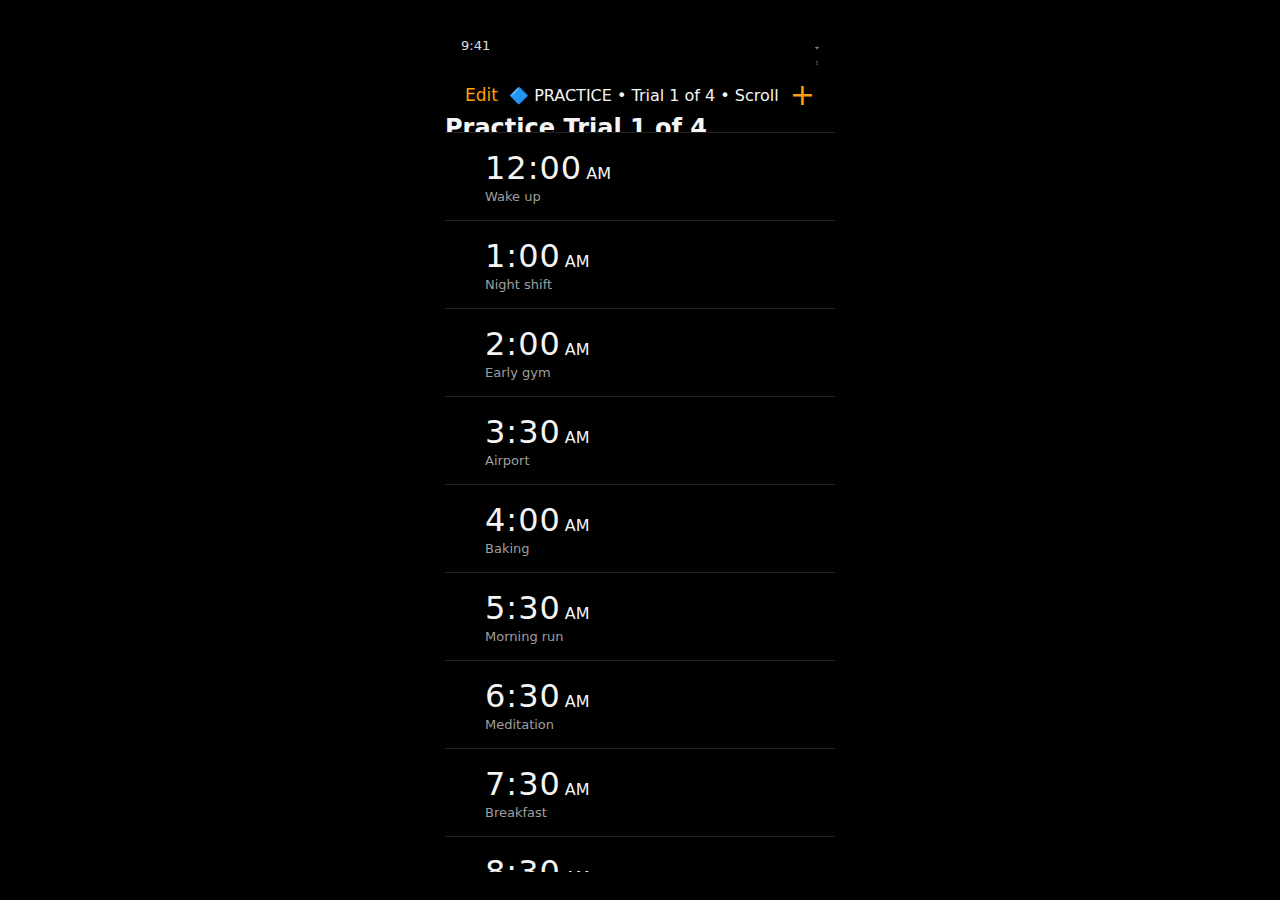
<file: practice.html>
<!DOCTYPE html>
<html lang="en">
<head>
  <meta charset="UTF-8" />
  <title>Practice Trials - Alarm Study</title>
  <meta name="viewport" content="width=device-width, initial-scale=1.0" />
  <link rel="stylesheet" href="styles.css" />
</head>
<body>
  <div class="phone">
    <div class="status-bar">
      <div class="status-time">9:41</div>
      <div class="status-right">
        <svg class="status-icon" viewBox="0 0 24 24" fill="currentColor"><path d="M1 9l2 2c4.97-4.97 13.03-4.97 18 0l2-2C16.93 2.93 7.08 2.93 1 9zm8 8l3 3 3-3c-1.65-1.66-4.34-1.66-6 0zm-4-4l2 2c2.76-2.76 7.24-2.76 10 0l2-2C15.14 9.14 8.87 9.14 5 13z"/></svg>
        <svg class="status-icon" viewBox="0 0 24 24" fill="currentColor"><path d="M15.67 4H14V2h-4v2H8.33C7.6 4 7 4.6 7 5.33v15.34C7 21.4 7.6 22 8.33 22h7.34c.73 0 1.33-.6 1.33-1.33V5.33C19 4.6 18.4 4 17.67 4zm.33 16H8V6h8v14z"/></svg>
      </div>
    </div>

    <div class="header">
      <div class="header-left">Edit</div>
      <div class="header-subtitle" id="header-subtitle">🔷 PRACTICE • Trial 1 of 4</div>
      <div class="header-plus">+</div>
    </div>

    <div class="alarms-scroll" id="alarmsScroll"></div>

    <div class="dial-container">
      <div class="dial" id="dial">
        <div class="dial-am-label">
          <svg class="label-icon" viewBox="0 0 24 24" fill="none" stroke="currentColor" stroke-width="2">
            <circle cx="12" cy="12" r="5"></circle>
            <line x1="12" y1="1" x2="12" y2="3"></line>
            <line x1="12" y1="21" x2="12" y2="23"></line>
            <line x1="4.22" y1="4.22" x2="5.64" y2="5.64"></line>
            <line x1="18.36" y1="18.36" x2="19.78" y2="19.78"></line>
            <line x1="1" y1="12" x2="3" y2="12"></line>
            <line x1="21" y1="12" x2="23" y2="12"></line>
            <line x1="4.22" y1="19.78" x2="5.64" y2="18.36"></line>
            <line x1="18.36" y1="5.64" x2="19.78" y2="4.22"></line>
          </svg>
          AM
        </div>
        <div class="dial-pm-label">
          <svg class="label-icon" viewBox="0 0 24 24" fill="none" stroke="currentColor" stroke-width="2">
            <path d="M21 12.79A9 9 0 1 1 11.21 3 7 7 0 0 0 21 12.79z"></path>
          </svg>
          PM
        </div>
      </div>
      <div class="dial-pointer"></div>
    </div>

    <div id="trial-modal" class="trial-modal">
      <div class="trial-modal-content">
        <h2 id="modal-title">Practice Trial 1</h2>
        <p id="modal-body">Turn off the target alarm.</p>
        <button id="modal-start" class="pill-btn">Begin trial</button>
      </div>
    </div>

    <div id="effort-modal" class="trial-modal hidden">
      <div class="trial-modal-content">
        <h2>Mental effort</h2>
        <p>How mentally demanding was this task? (0 = very low, 100 = very high)</p>
        <input id="effort-slider" type="range" min="0" max="100" value="50" />
        <div class="slider-labels">
          <span>0</span><span>25</span><span>50</span><span>75</span><span>100</span>
        </div>
        <button id="effort-submit" class="pill-btn">Submit rating</button>
      </div>
    </div>
    
    <div class="trial-info-bar hidden" id="trial-info-bar">
      <div class="target-reminder">
        <div class="target-label">TARGET</div>
        <div id="target-time-reminder" class="target-time">--</div>
      </div>
      <div class="timer-display" id="timer-display">--</div>
    </div>
    
    <div class="break-overlay hidden" id="break-overlay">
      <div>Short break</div>
      <div class="break-countdown" id="break-countdown">3</div>
      <div style="font-size: 14px; color: #8e8e93;">Next trial soon...</div>
    </div>
  </div>

  <script src="script.js"></script>
  <script>
  (() => {
    // 4 fixed practice trials
    const practiceTrials = [
      { tech: 'Scroll', len: 10, pos: 'Top' },
      { tech: 'Scroll', len: 10, pos: 'Middle' },
      { tech: 'Radial Clock-Wheel', len: 10, pos: 'Top' },
      { tech: 'Radial Clock-Wheel', len: 10, pos: 'Bottom' }
    ];

    const store = {
      idx: 0,
      trial: null,
      target: null,
      errors: 0,
      active: false,
      startTime: 0,
      timerInterval: null,
      breakInterval: null,
      timeoutHandle: null
    };

    const alarms = (() => {
      const pool = [];
      const labs = [
        'Wake up',      // 0 (12 AM)
        'Night shift',  // 1 AM
        'Early gym',    // 2 AM
        'Airport',      // 3 AM
        'Baking',       // 4 AM
        'Morning run',  // 5 AM
        'Meditation',   // 6 AM
        'Breakfast',    // 7 AM
        'Work start',   // 8 AM
        'Meeting',      // 9 AM
        'Coffee break', // 10 AM
        'Team standup', // 11 AM
        'Lunch',        // 12 PM
        'Appointment',  // 1 PM
        'Project review', // 2 PM
        'Call client',  // 3 PM
        'Gym class',    // 4 PM
        'Pick up kids', // 5 PM
        'Dinner prep',  // 6 PM
        'Dinner',       // 7 PM
        'Walk dog',     // 8 PM
        'TV show',      // 9 PM
        'Read',         // 10 PM
        'Bedtime'       // 11 PM
      ];
      const minutes = [0, 30];
      
      for (let h = 0; h < 24; h++) {
        const min = minutes[Math.floor(Math.random() * minutes.length)];
        pool.push({ h, min, label: labs[h] });
      }
      return pool;
    })();

    const fmt = {
      time: (a) => {
        const h12 = a.h === 0 ? 12 : a.h > 12 ? a.h - 12 : a.h;
        const ap = a.h < 12 ? 'AM' : 'PM';
        const minStr = (a.min || 0).toString().padStart(2, '0');
        return { time: `${h12}:${minStr}`, ap, full: `${h12}:${minStr} ${ap}`, h: a.h };
      },
      target: (pos, len) => pos === 'Top' ? 0 : pos === 'Bottom' ? Math.max(len - 1, 0) : Math.floor(len / 2)
    };

    const dom = {
      scroll: document.getElementById('alarmsScroll'),
      dial: document.querySelector('.dial-container'),
      modal: document.getElementById('trial-modal'),
      mTitle: document.getElementById('modal-title'),
      mBody: document.getElementById('modal-body'),
      mStart: document.getElementById('modal-start'),
      effort: document.getElementById('effort-modal'),
      slider: document.getElementById('effort-slider'),
      submit: document.getElementById('effort-submit'),
      timerDisplay: document.getElementById('timer-display'),
      breakOverlay: document.getElementById('break-overlay'),
      breakCountdown: document.getElementById('break-countdown'),
      trialInfoBar: document.getElementById('trial-info-bar'),
      targetTimeReminder: document.getElementById('target-time-reminder')
    };

    function buildAlarmList(trial, targetIdx) {
      const list = alarms.slice(0, trial.len);
      dom.scroll.innerHTML = '';
      
      // Randomly turn on 30-50% of alarms (not including target)
      const numOn = Math.floor(trial.len * (0.3 + Math.random() * 0.2));
      const onIndices = new Set();
      while (onIndices.size < numOn) {
        const randomIdx = Math.floor(Math.random() * trial.len);
        if (randomIdx !== targetIdx) {
          onIndices.add(randomIdx);
        }
      }

      list.forEach((a, i) => {
        const { time, ap } = fmt.time(a);
        const isTarget = i === targetIdx;
        const isOn = isTarget || onIndices.has(i);
        const row = document.createElement('div');
        row.className = 'alarm-row';
        row.dataset.h = a.h;
        row.dataset.isTarget = isTarget;
        row.innerHTML = `
          <div class="alarm-left">
            <div><span class="alarm-time">${time}</span><span class="alarm-am">${ap}</span></div>
            <div class="alarm-label">${a.label}</div>
          </div>
          <div class="alarm-toggle ${isOn ? 'on' : 'off'}" data-h="${a.h}"></div>
        `;
        dom.scroll.appendChild(row);
      });

      if (window.alarmDial && window.alarmDial.refresh) {
        window.alarmDial.refresh();
      }
    }

    function renderTrial() {
      if (store.idx >= practiceTrials.length) {
        // Practice complete, go to main experiment
        window.location.href = 'experiment.html';
        return;
      }

      store.trial = practiceTrials[store.idx];
      const list = alarms.slice(0, store.trial.len);
      const tIdx = fmt.target(store.trial.pos, list.length);
      store.target = list[tIdx];
      store.errors = 0;
      store.active = false;

      document.getElementById('header-subtitle').textContent = `🔷 PRACTICE • Trial ${store.idx + 1} of 4 • ${store.trial.tech}`;

      buildAlarmList(store.trial, tIdx);

      const useDial = store.trial.tech === 'Radial Clock-Wheel';
      dom.dial.style.display = useDial ? 'block' : 'none';
      if (window.alarmDial) {
        window.alarmDial.setActive(useDial);
        // Open dial fully for Radial Clock-Wheel trials and unlock rotation
        if (useDial) {
          const dialContainer = document.querySelector('.dial-container');
          if (dialContainer) {
            dialContainer.classList.add('open');
          }
          window.alarmDial.setRotationLock(false);  // Unlock rotation for Radial trials
        } else {
          const dialContainer = document.querySelector('.dial-container');
          if (dialContainer) {
            dialContainer.classList.remove('open');
          }
          window.alarmDial.setRotationLock(true);  // Lock rotation for Scroll trials
        }
      }

      const t = fmt.time(store.target);
      dom.mTitle.textContent = `Practice Trial ${store.idx + 1} of 4`;
      dom.mBody.textContent = `Find and turn OFF this alarm:

⏰ ${t.full} - ${store.target.label}

Technique: ${store.trial.tech}`;
      dom.mBody.style.whiteSpace = 'pre-line';
      dom.mBody.style.fontSize = '16px';
      dom.mBody.style.fontWeight = '600';

      dom.modal.classList.remove('hidden');
    }

    dom.mStart.onclick = () => {
      dom.modal.classList.add('hidden');
      store.active = true;
      store.startTime = Date.now();
      
      // Show target reminder and timer
      const t = fmt.time(store.target);
      dom.targetTimeReminder.textContent = t.full;
      dom.trialInfoBar.classList.remove('hidden');
      
      startTimer();
    };

    function startTimer() {
      const TIMEOUT_MS = 30000; // 30 seconds
      const TOTAL_SECONDS = 30;
      
      store.timerInterval = setInterval(() => {
        const elapsed = Math.floor((Date.now() - store.startTime) / 1000);
        const remaining = Math.max(0, TOTAL_SECONDS - elapsed);
        dom.timerDisplay.textContent = `${remaining}s`;
        
        // Add warning color at 5s remaining
        if (remaining <= 5 && remaining > 0) {
          dom.timerDisplay.classList.add('warning');
        }
        if (remaining === 0) {
          dom.timerDisplay.classList.add('timeout');
        }
      }, 100);
      
      // Hard timeout at 30s
      store.timeoutHandle = setTimeout(() => {
        console.log('⏱️ Trial timed out');
        finalizeTrial();
      }, TIMEOUT_MS);
    }

    function stopTimer() {
      if (store.timerInterval) {
        clearInterval(store.timerInterval);
        store.timerInterval = null;
      }
      if (store.timeoutHandle) {
        clearTimeout(store.timeoutHandle);
        store.timeoutHandle = null;
      }
      dom.trialInfoBar.classList.add('hidden');
      dom.timerDisplay.classList.remove('warning', 'timeout');
    }

    document.addEventListener('click', (e) => {
      if (!store.active) return;
      
      // Find the toggle element
      const toggle = e.target.closest('.alarm-toggle');
      if (!toggle) return;
      
      const clickH = +toggle.dataset.h;
      const wasOn = toggle.classList.contains('on');  // Check if it was ON before clicking
      
      console.log(`Clicked alarm at ${clickH}:00, target is ${store.target.h}:00, wasOn: ${wasOn}`);
      
      // Toggle the switch
      toggle.classList.toggle('off');
      toggle.classList.toggle('on');
      
      const row = toggle.closest('.alarm-row');
      
      // Success: turning OFF the target alarm (it was ON, now turning OFF)
      if (clickH === store.target.h && wasOn) {
        console.log('✅ Correct alarm turned off! Moving to next trial...');
        
        // Stop timer and deactivate immediately
        stopTimer();
        store.active = false;
        
        // Visual feedback for correct alarm
        if (row) {
          row.style.transition = 'all 0.3s ease';
          row.style.backgroundColor = '#34c759';
          row.style.color = '#ffffff';
        }
        
        // Vibrate success pattern if supported
        if (navigator.vibrate) {
          navigator.vibrate([50, 50, 50]);
        }
        
        setTimeout(() => {
          if (row) {
            row.style.backgroundColor = '';
            row.style.color = '';
          }
          finalizeTrial();
        }, 1000);
      } else if (clickH !== store.target.h) {
        // Error: toggling any wrong alarm (whether turning ON or OFF)
        store.errors++;
        console.log(`❌ Wrong alarm toggled! Errors: ${store.errors}`);
        
        // Visual feedback for wrong alarm
        if (row) {
          row.style.transition = 'all 0.2s ease';
          row.style.backgroundColor = '#ff3b30';
          row.style.color = '#ffffff';
          row.style.transform = 'scale(0.98)';
        }
        
        setTimeout(() => {
          if (row) {
            row.style.backgroundColor = '';
            row.style.color = '';
            row.style.transform = '';
          }
        }, 600);
        
        // Vibrate error pattern if supported
        if (navigator.vibrate) {
          navigator.vibrate([100, 50, 100]);
        }
      }
    });

    async function showBreak(seconds) {
      dom.breakOverlay.classList.remove('hidden');
      let remaining = seconds;
      dom.breakCountdown.textContent = remaining;

      return new Promise(resolve => {
        store.breakInterval = setInterval(() => {
          remaining--;
          dom.breakCountdown.textContent = remaining;
          if (remaining <= 0) {
            clearInterval(store.breakInterval);
            dom.breakOverlay.classList.add('hidden');
            resolve();
          }
        }, 1000);
      });
    }

    dom.submit.onclick = async () => {
      dom.submit.disabled = true;
      console.log(`Practice ${store.idx + 1} complete • Effort: ${dom.slider.value}`);
      
      await showBreak(3);
      
      store.idx += 1;
      dom.submit.textContent = 'Submit rating';
      dom.submit.disabled = false;
      dom.slider.value = 50;
      
      renderTrial();
    };

    function finalizeTrial() {
      // Timer already stopped in success case, but stop again for timeout case
      if (store.timerInterval || store.timeoutHandle) {
        stopTimer();
      }
      store.active = false;
      dom.modal.classList.add('hidden');
      
      // Skip effort rating for practice - go directly to next trial
      console.log(`Practice ${store.idx + 1} complete`);
      
      setTimeout(() => {
        store.idx += 1;
        
        if (store.idx < practiceTrials.length) {
          renderTrial();
        } else {
          // Practice complete, go to main experiment
          console.log('✅ Practice complete! Moving to main experiment...');
          window.location.href = 'experiment.html';
        }
      }, 300);
    }

    // Initialize
    console.log('🔷 PRACTICE MODE - 4 trials');
    renderTrial();
  })();
  </script>
</body>
</html>
</file>
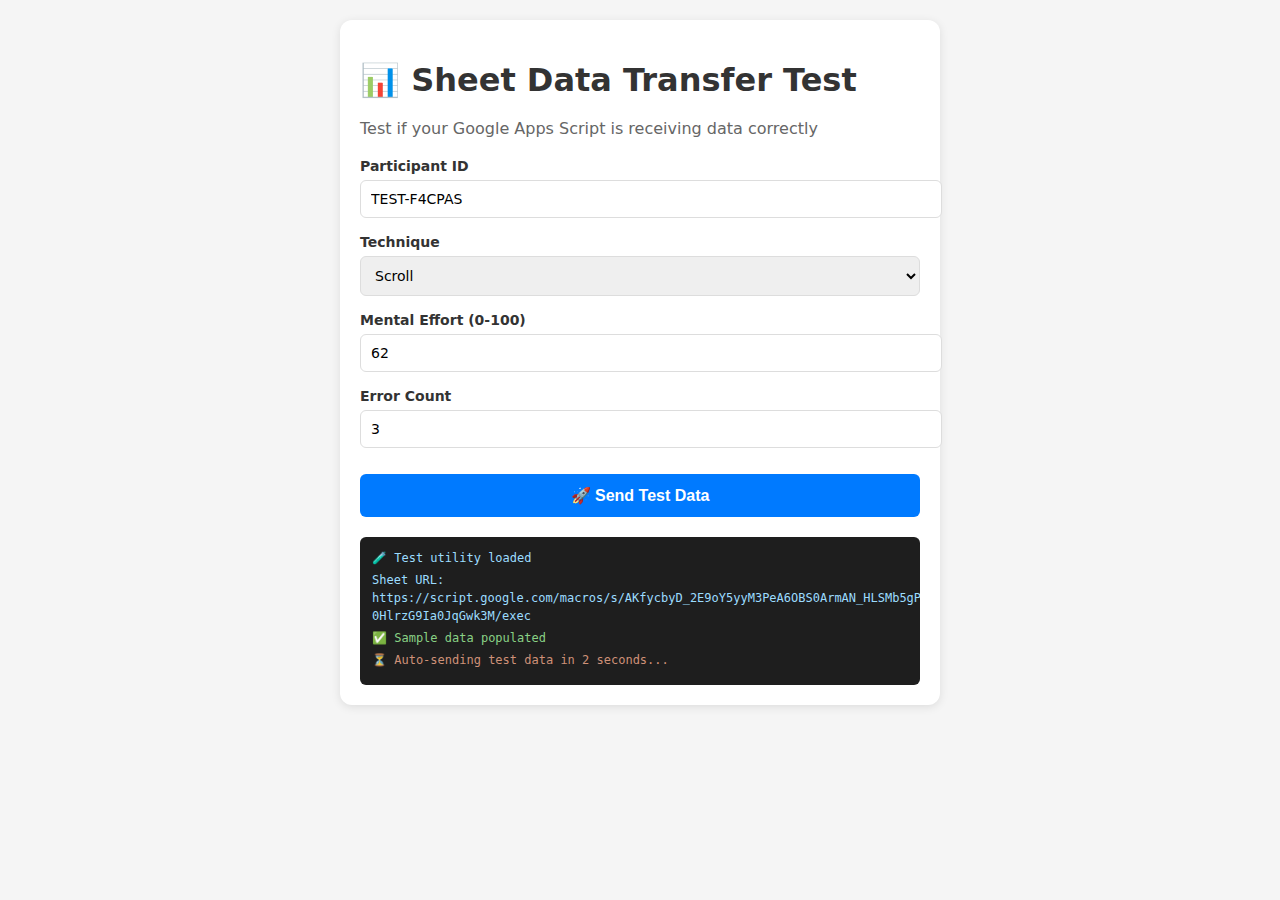
<file: test-sheet.html>
<!DOCTYPE html>
<html lang="en">
<head>
  <meta charset="UTF-8" />
  <title>Sheet Data Transfer Test</title>
  <meta name="viewport" content="width=device-width, initial-scale=1.0" />
  <style>
    body {
      font-family: -apple-system, BlinkMacSystemFont, "SF Pro Text", system-ui, sans-serif;
      background: #f5f5f5;
      padding: 20px;
      max-width: 600px;
      margin: 0 auto;
    }
    h1 {
      color: #333;
      margin-bottom: 20px;
    }
    .container {
      background: white;
      padding: 20px;
      border-radius: 12px;
      box-shadow: 0 2px 10px rgba(0,0,0,0.1);
    }
    .form-group {
      margin-bottom: 16px;
    }
    label {
      display: block;
      margin-bottom: 6px;
      font-weight: 600;
      color: #333;
      font-size: 14px;
    }
    input, select {
      width: 100%;
      padding: 10px;
      border: 1px solid #ddd;
      border-radius: 6px;
      font-size: 14px;
      font-family: inherit;
    }
    button {
      width: 100%;
      padding: 12px;
      background: #007aff;
      color: white;
      border: none;
      border-radius: 6px;
      font-weight: 600;
      font-size: 16px;
      cursor: pointer;
      margin-top: 10px;
    }
    button:hover {
      background: #0051d5;
    }
    button:active {
      background: #003da3;
    }
    .status {
      margin-top: 20px;
      padding: 12px;
      border-radius: 6px;
      font-size: 14px;
      display: none;
    }
    .status.success {
      background: #d1fae5;
      color: #065f46;
      border: 1px solid #6ee7b7;
      display: block;
    }
    .status.error {
      background: #fee2e2;
      color: #7f1d1d;
      border: 1px solid #fca5a5;
      display: block;
    }
    .status.loading {
      background: #dbeafe;
      color: #1e40af;
      border: 1px solid #93c5fd;
      display: block;
    }
    .console {
      background: #1e1e1e;
      color: #d4d4d4;
      padding: 12px;
      border-radius: 6px;
      font-family: 'Monaco', 'Menlo', monospace;
      font-size: 12px;
      max-height: 300px;
      overflow-y: auto;
      margin-top: 20px;
      line-height: 1.5;
    }
    .console-line {
      margin-bottom: 4px;
    }
    .console-line.success { color: #89d185; }
    .console-line.error { color: #f48771; }
    .console-line.info { color: #9cdcfe; }
    .console-line.warn { color: #ce9178; }
  </style>
</head>
<body>
  <div class="container">
    <h1>📊 Sheet Data Transfer Test</h1>
    <p style="color: #666; margin-bottom: 20px;">Test if your Google Apps Script is receiving data correctly</p>
    
    <div class="form-group">
      <label>Participant ID</label>
      <input id="pid" type="text" value="TEST-001" placeholder="e.g., P001">
    </div>
    
    <div class="form-group">
      <label>Technique</label>
      <select id="technique">
        <option value="Scroll">Scroll</option>
        <option value="Radial Clock-Wheel">Radial Clock-Wheel</option>
      </select>
    </div>
    
    <div class="form-group">
      <label>Mental Effort (0-100)</label>
      <input id="effort" type="number" min="0" max="100" value="50">
    </div>
    
    <div class="form-group">
      <label>Error Count</label>
      <input id="errors" type="number" min="0" value="0">
    </div>
    
    <button onclick="sendTestData()">🚀 Send Test Data</button>
    
    <div id="status" class="status"></div>
    
    <div class="console" id="console"></div>
  </div>

  <script>
    const SHEET_URL = 'https://script.google.com/macros/s/AKfycbyD_2E9oY5yyM3PeA6OBS0ArmAN_HLSMb5gPhBuPErkZm74mD-0HlrzG9Ia0JqGwk3M/exec';
    
    function log(message, type = 'info') {
      const console = document.getElementById('console');
      const line = document.createElement('div');
      line.className = `console-line ${type}`;
      line.textContent = message;
      console.appendChild(line);
      console.scrollTop = console.scrollHeight;
    }
    
    function showStatus(message, type) {
      const status = document.getElementById('status');
      status.textContent = message;
      status.className = `status ${type}`;
    }
    
    async function sendTestData() {
      const status = document.getElementById('status');
      const console = document.getElementById('console');
      console.innerHTML = ''; // Clear previous logs
      
      log('🧪 Starting test...', 'info');
      log('📤 Creating test payload...', 'info');
      
      const testData = {
        participantId: document.getElementById('pid').value,
        technique: document.getElementById('technique').value,
        listLength: 10,
        targetPosition: 'Top',
        blockNo: 1,
        trialNo: 1,
        startTime: new Date(Date.now() - 30000).toISOString(),
        endTime: new Date().toISOString(),
        durationMs: 30000,
        mentalEffort: parseInt(document.getElementById('effort').value),
        errorCount: parseInt(document.getElementById('errors').value),
        targetTime: '3:30 PM',
        isPractice: false
      };
      
      log(`✅ Payload created:`, 'success');
      log(JSON.stringify(testData, null, 2), 'info');
      log('', 'info');
      log(`📍 Posting to: ${SHEET_URL}`, 'info');
      
      showStatus('⏳ Sending data...', 'loading');
      
      try {
        log('🔄 Fetch request initiated...', 'info');
        
        const r = await fetch(SHEET_URL, {
          method: 'POST',
          headers: { 'Content-Type': 'application/json' },
          body: JSON.stringify(testData),
          mode: 'no-cors'
        });
        
        log(`✅ Response received`, 'success');
        log(`   Status: ${r.status}`, 'info');
        log(`   Type: ${r.type}`, 'info');
        log(`   OK: ${r.ok}`, 'info');
        
        if (r.type === 'opaque') {
          log('✅ Opaque response (expected for no-cors)', 'success');
          log('', 'info');
          log('🎉 Data transfer successful!', 'success');
          log('Check your Google Sheet - a new row should appear in ~5 seconds', 'success');
          showStatus('✅ Test successful! Check your Google Sheet.', 'success');
        } else {
          const text = await r.text();
          log(`Response body: ${text}`, 'info');
          if (r.ok) {
            log('✅ Data received by sheet', 'success');
            showStatus('✅ Test successful!', 'success');
          } else {
            throw new Error(`HTTP ${r.status}: ${text}`);
          }
        }
      } catch (e) {
        log(`❌ Error: ${e.message}`, 'error');
        log(`Error type: ${e.constructor.name}`, 'error');
        showStatus(`❌ Error: ${e.message}`, 'error');
      }
    }
    
    // Auto-run test on page load with sample data
    window.addEventListener('load', () => {
      log('🧪 Test utility loaded', 'info');
      log(`Sheet URL: ${SHEET_URL}`, 'info');
      log('', 'info');
      
      // Auto-populate with sample data
      document.getElementById('pid').value = 'TEST-' + Math.random().toString(36).substring(7).toUpperCase();
      document.getElementById('technique').value = Math.random() > 0.5 ? 'Scroll' : 'Radial Clock-Wheel';
      document.getElementById('effort').value = Math.floor(Math.random() * 101);
      document.getElementById('errors').value = Math.floor(Math.random() * 5);
      
      log('✅ Sample data populated', 'success');
      log('', 'info');
      
      // Wait 2 seconds then auto-send
      log('⏳ Auto-sending test data in 2 seconds...', 'warn');
      setTimeout(() => {
        sendTestData();
      }, 2000);
    });
  </script>
</body>
</html>
</file>
<file: styles.css>
* { box-sizing: border-box; margin: 0; padding: 0; }

body {
  font-family: -apple-system, BlinkMacSystemFont, "SF Pro Text", system-ui, sans-serif;
  background: #000;
  display: flex;
  justify-content: center;
  align-items: center;
  height: 100vh;
}

.phone {
  width: 390px;
  height: 844px;
  border-radius: 40px;
  background: #000;
  box-shadow: 0 16px 40px rgba(0, 0, 0, 0.8);
  overflow: hidden;
  position: relative;
  padding-top: 52px;
  color: #f5f5f5;
}

.status-bar {
  position: absolute;
  top: 10px;
  left: 0;
  right: 0;
  padding: 0 16px;
  color: #fff;
  font-size: 13px;
  display: flex;
  justify-content: space-between;
  opacity: 0.85;
}

.header {
  display: flex;
  align-items: center;
  justify-content: space-between;
  padding: 0 20px;
  margin-bottom: 4px;
  color: #f5f5f5;
}
.header-left { font-size: 17px; color: #ff9f0a; cursor: default; }
.header-title { font-size: 22px; font-weight: 600; }
.header-plus { font-size: 30px; color: #ff9f0a; line-height: 1; cursor: default; }

.instruction {
  font-size: 13px;
  opacity: 0.8;
  padding: 0 20px 6px 20px;
}

.alarms-scroll {
  position: absolute;
  top: 104px;
  bottom: 0;
  left: 0;
  right: 0;
  overflow-y: auto;
  padding-bottom: 40px;
}

.alarm-row {
  display: flex;
  align-items: center;
  justify-content: space-between;
  padding: 16px 20px 16px 40px;
  border-top: 0.5px solid #222;
  position: relative;
  scroll-margin-top: 88px;
  background: #000;
}
.alarm-row:last-child { border-bottom: 0.5px solid #222; }

.alarm-time {
  font-size: 32px;
  font-weight: 300;
  color: #f5f5f5;
  letter-spacing: 1px;
}
.alarm-am {
  font-size: 16px;
  margin-left: 4px;
  color: #f5f5f5;
}
.alarm-label {
  font-size: 13px;
  color: #9f9f9f;
  margin-top: 2px;
}
.alarm-left { display: flex; flex-direction: column; }

.switch {
  width: 51px;
  height: 31px;
  border-radius: 16px;
  background: #34c759;
  position: relative;
  cursor: pointer;
  transition: background 0.3s ease;
}

.switch.off {
  background: #39393d;
}

.switch-knob {
  width: 27px;
  height: 27px;
  border-radius: 50%;
  background: #fff;
  position: absolute;
  top: 2px;
  left: 22px;
  box-shadow: 0 1px 2px rgba(0,0,0,0.4);
  transition: left 0.3s ease;
}

.switch.off .switch-knob {
  left: 2px;
}

/* DIAL drawer */
.dial-container {
  position: absolute;
  left: -240px;       /* peek out ~80px (25% of 320px) on the left */
  top: 50%;           /* vertically center */
  transform: translateY(-50%);
  width: 320px;
  height: 320px;
  overflow: hidden;
  z-index: 10;
  transition: left 0.25s ease-out;
  cursor: pointer;
}

/* when drawer is fully open, we add a class via JS */
.dial-container.open {
  left: 0;            /* fully visible quarter circle */
}

.dial {
  position: absolute;
  left: -160px;       /* center circle at left edge */
  top: 0;
  width: 320px;
  height: 320px;
  border-radius: 50%;
  background: #1a1a1a;
  box-shadow: 0 0 20px rgba(0,0,0,0.9);
  border: 2px solid #333;
  transform-origin: 50% 50%;
  transform: rotate(0deg);  /* 12 at top, 6 at bottom for proper AM/PM split */
  pointer-events: none;       /* rotation via handle */
}

/* AM/PM semicircle divider - rotated -90deg anticlockwise around center */
.dial::before {
  content: '';
  position: absolute;
  top: 0;
  left: 0;
  width: 100%;
  height: 50%;
  background: #0d0d0d;
  border-radius: 0 160px 160px 0;
  transform-origin: center;
  transform: rotate(-90deg);
}

/* AM label - in the middle of AM half (left side) */
.dial-am-label {
  position: absolute;
  top: 50%;
  left: 80px;
  transform: translateY(-50%);
  color: #666;
  font-size: 16px;
  font-weight: 600;
  z-index: 2;
}

/* PM label - in the middle of PM half (right side) */
.dial-pm-label {
  position: absolute;
  top: 50%;
  right: 80px;
  transform: translateY(-50%);
  color: #666;
  font-size: 16px;
  font-weight: 600;
  z-index: 2;
}

/* ticks - longer for hours */
.dial-tick {
  position: absolute;
  width: 3px;
  height: 20px;
  background: #666;
  left: 50%;
  top: 10px;
  margin-left: -1.5px;
  transform-origin: 50% 150px;
  opacity: 0.8;
}

/* hour numbers */
.dial-number {
  position: absolute;
  color: #aaa;
  font-size: 16px;
  font-weight: 600;
  left: 50%;
  top: 35px;
  transform-origin: 50% 125px;
  width: 28px;
  text-align: center;
  margin-left: -14px;
  z-index: 2;
}

/* orange pointer - fixed in center of container, touching dial edge */
.dial-pointer {
  position: absolute;
  width: 28px;
  height: 18px;
  background: #ffcc00;
  clip-path: polygon(0% 50%, 100% 0%, 100% 100%);
  left: 159px;        /* touches dial edge (160px radius - 1px overlap) */
  top: 50%;
  transform: translateY(-50%);
  z-index: 15;
  box-shadow: 0 0 12px rgba(255, 204, 0, 0.7);
  pointer-events: none;
  border-radius: 0 9px 9px 0;
}

/* drag handle over list */
.drag-handle {
  display: none;
}
</file>
